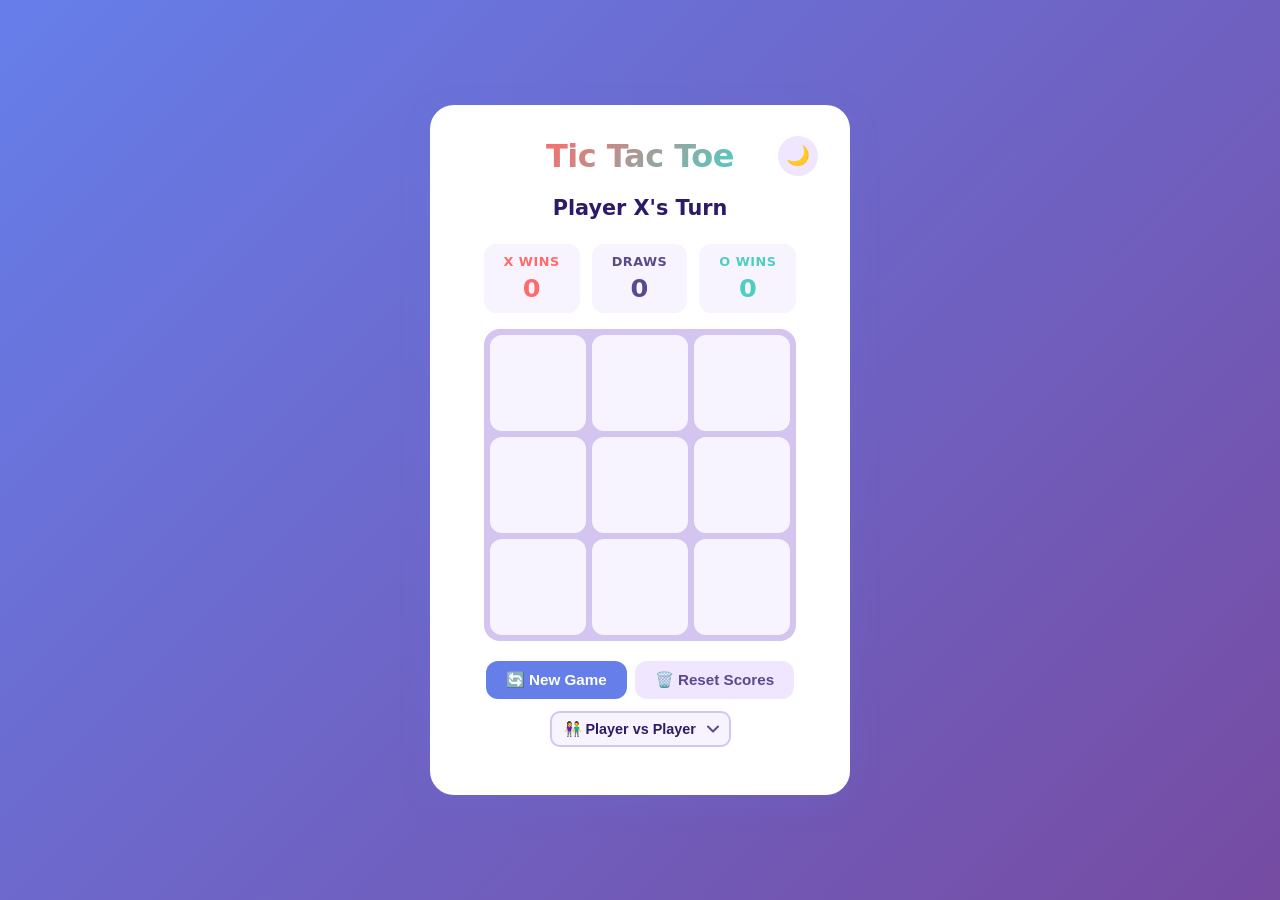
<file: index.html>
<!DOCTYPE html>
<html lang="en" data-theme="light">
<head>
    <meta charset="UTF-8">
    <meta name="viewport" content="width=device-width, initial-scale=1.0">
    <meta http-equiv="Content-Security-Policy" content="default-src 'self'; style-src 'self' 'unsafe-inline'; img-src 'self' data:;">
    <title>Tic Tac Toe</title>
    <link rel="stylesheet" href="styles.css">
    <!-- System font stack — no CDN required, works offline [AC20] -->
</head>
<body>

    <div class="game-container">

        <!-- Header -->
        <div class="header">
            <h1 class="title">Tic Tac Toe</h1>
            <button id="btn-theme" class="btn-theme" aria-label="Switch to dark mode">🌙</button>
        </div>

        <!-- Status Message -->
        <div id="status" class="status" aria-live="polite">Player X's Turn</div>

        <!-- Scoreboard -->
        <div class="scoreboard">
            <div class="score-card x-score">
                <div class="label">X Wins</div>
                <div id="score-x" class="value">0</div>
            </div>
            <div class="score-card draw-score">
                <div class="label">Draws</div>
                <div id="score-draw" class="value">0</div>
            </div>
            <div class="score-card o-score">
                <div class="label">O Wins</div>
                <div id="score-o" class="value">0</div>
            </div>
        </div>

        <!-- Board -->
        <div id="board" class="board" role="grid" aria-label="Tic Tac Toe board">
            <!-- 9 cells injected by BoardRenderer -->
        </div>

        <!-- Controls -->
        <div class="controls">
            <div class="control-row">
                <button id="btn-new-game" class="btn btn-primary">🔄 New Game</button>
                <button id="btn-reset-scores" class="btn btn-secondary">🗑️ Reset Scores</button>
            </div>
            <div class="control-row">
                <label for="select-mode" class="sr-only">Game Mode</label>
                <select id="select-mode" class="game-select" aria-label="Game Mode">
                    <option value="pvp">👫 Player vs Player</option>
                    <option value="pve">🤖 Player vs AI</option>
                </select>
            </div>
            <div id="pve-options" class="control-row pve-options">
                <label for="select-difficulty">Difficulty:</label>
                <select id="select-difficulty" class="game-select" aria-label="AI Difficulty">
                    <option value="easy">😊 Easy</option>
                    <option value="medium" selected>🤔 Medium</option>
                    <option value="hard">😈 Hard</option>
                </select>
                <label for="select-first">First move:</label>
                <select id="select-first" class="game-select" aria-label="Who goes first">
                    <option value="human">🙋 You go first</option>
                    <option value="computer">🤖 Computer goes first</option>
                </select>
            </div>
        </div>

    </div>

    <!-- Screen reader announcements (hidden) -->
    <div id="announce" class="sr-only" aria-live="assertive" aria-atomic="true"></div>

    <!-- Scripts in dependency order (NOT ES modules — works via file://) -->
    <script src="src/game-logic.js"></script>
    <script src="src/ai-player.js"></script>
    <script src="src/game-state.js"></script>
    <script src="src/board-renderer.js"></script>
    <script src="src/status-display.js"></script>
    <script src="src/theme-manager.js"></script>
    <script src="src/game-controller.js"></script>
    <script src="src/main.js"></script>

</body>
</html>
</file>
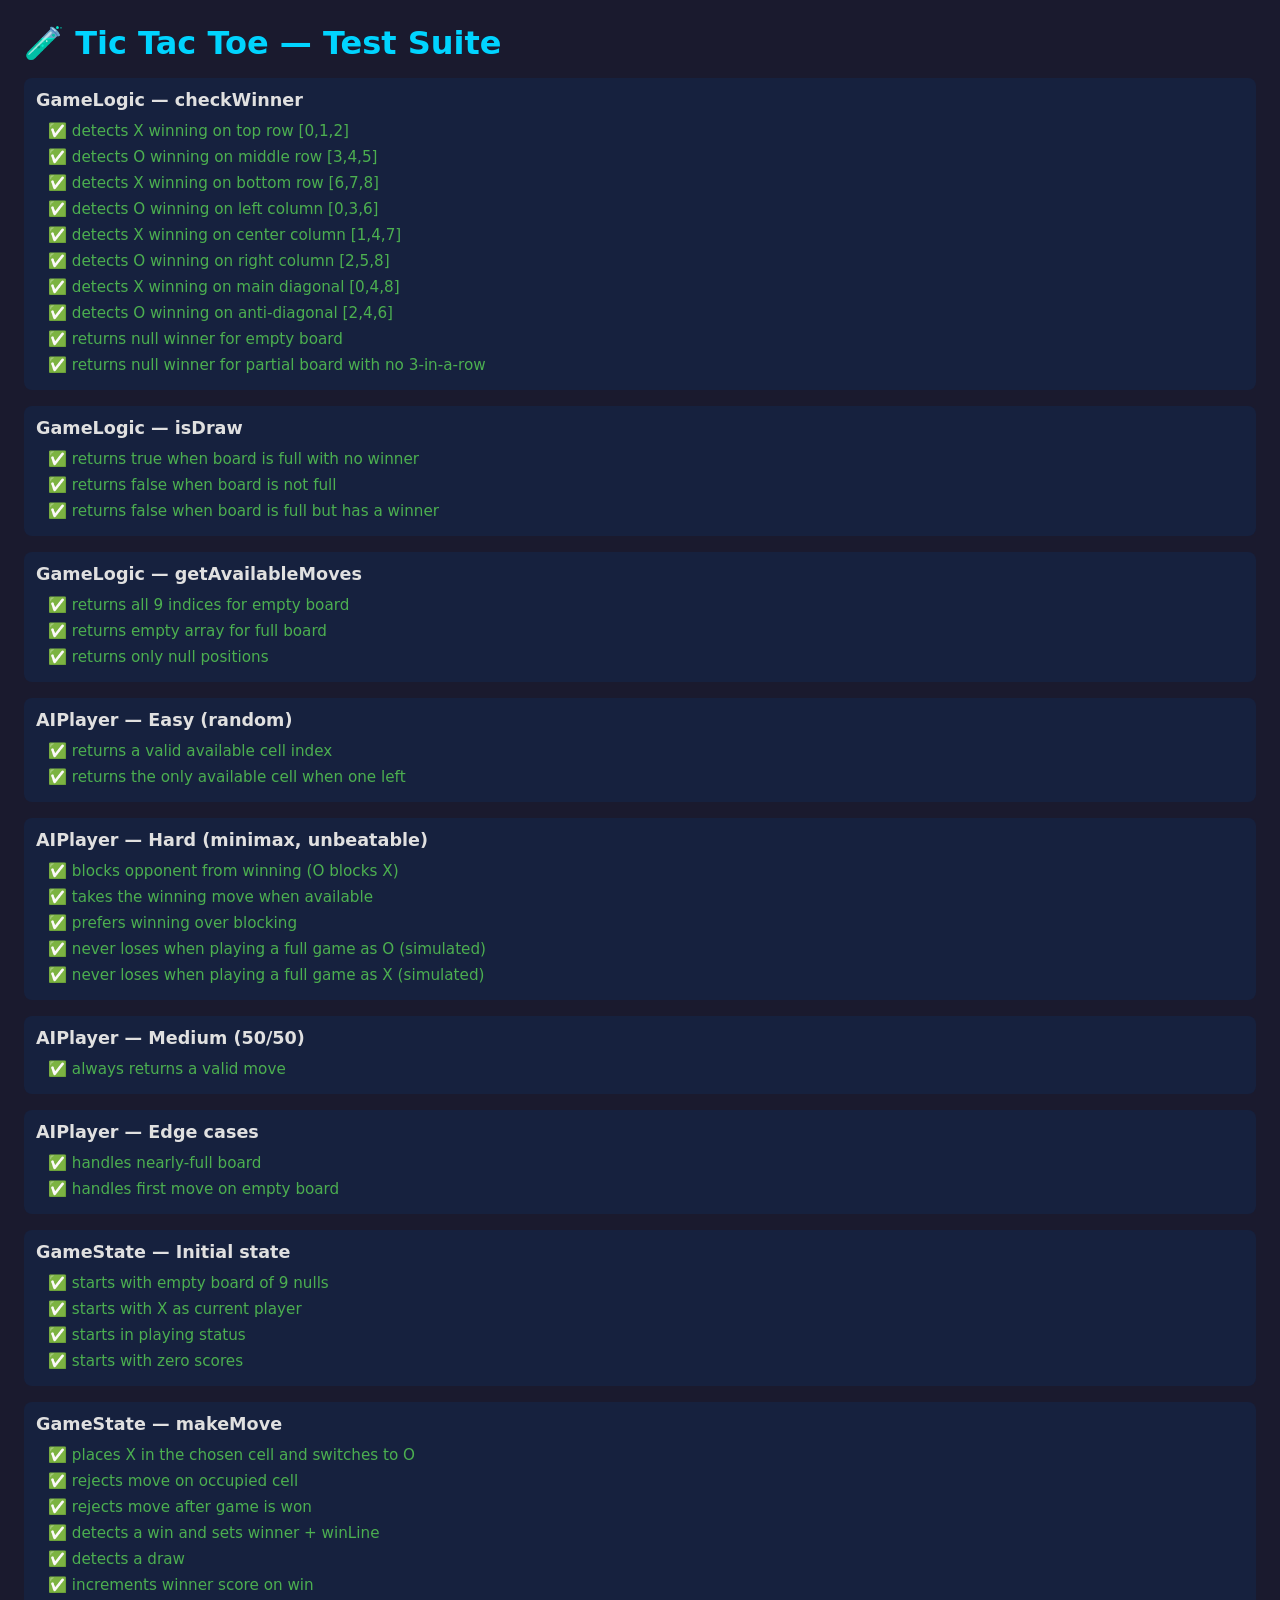
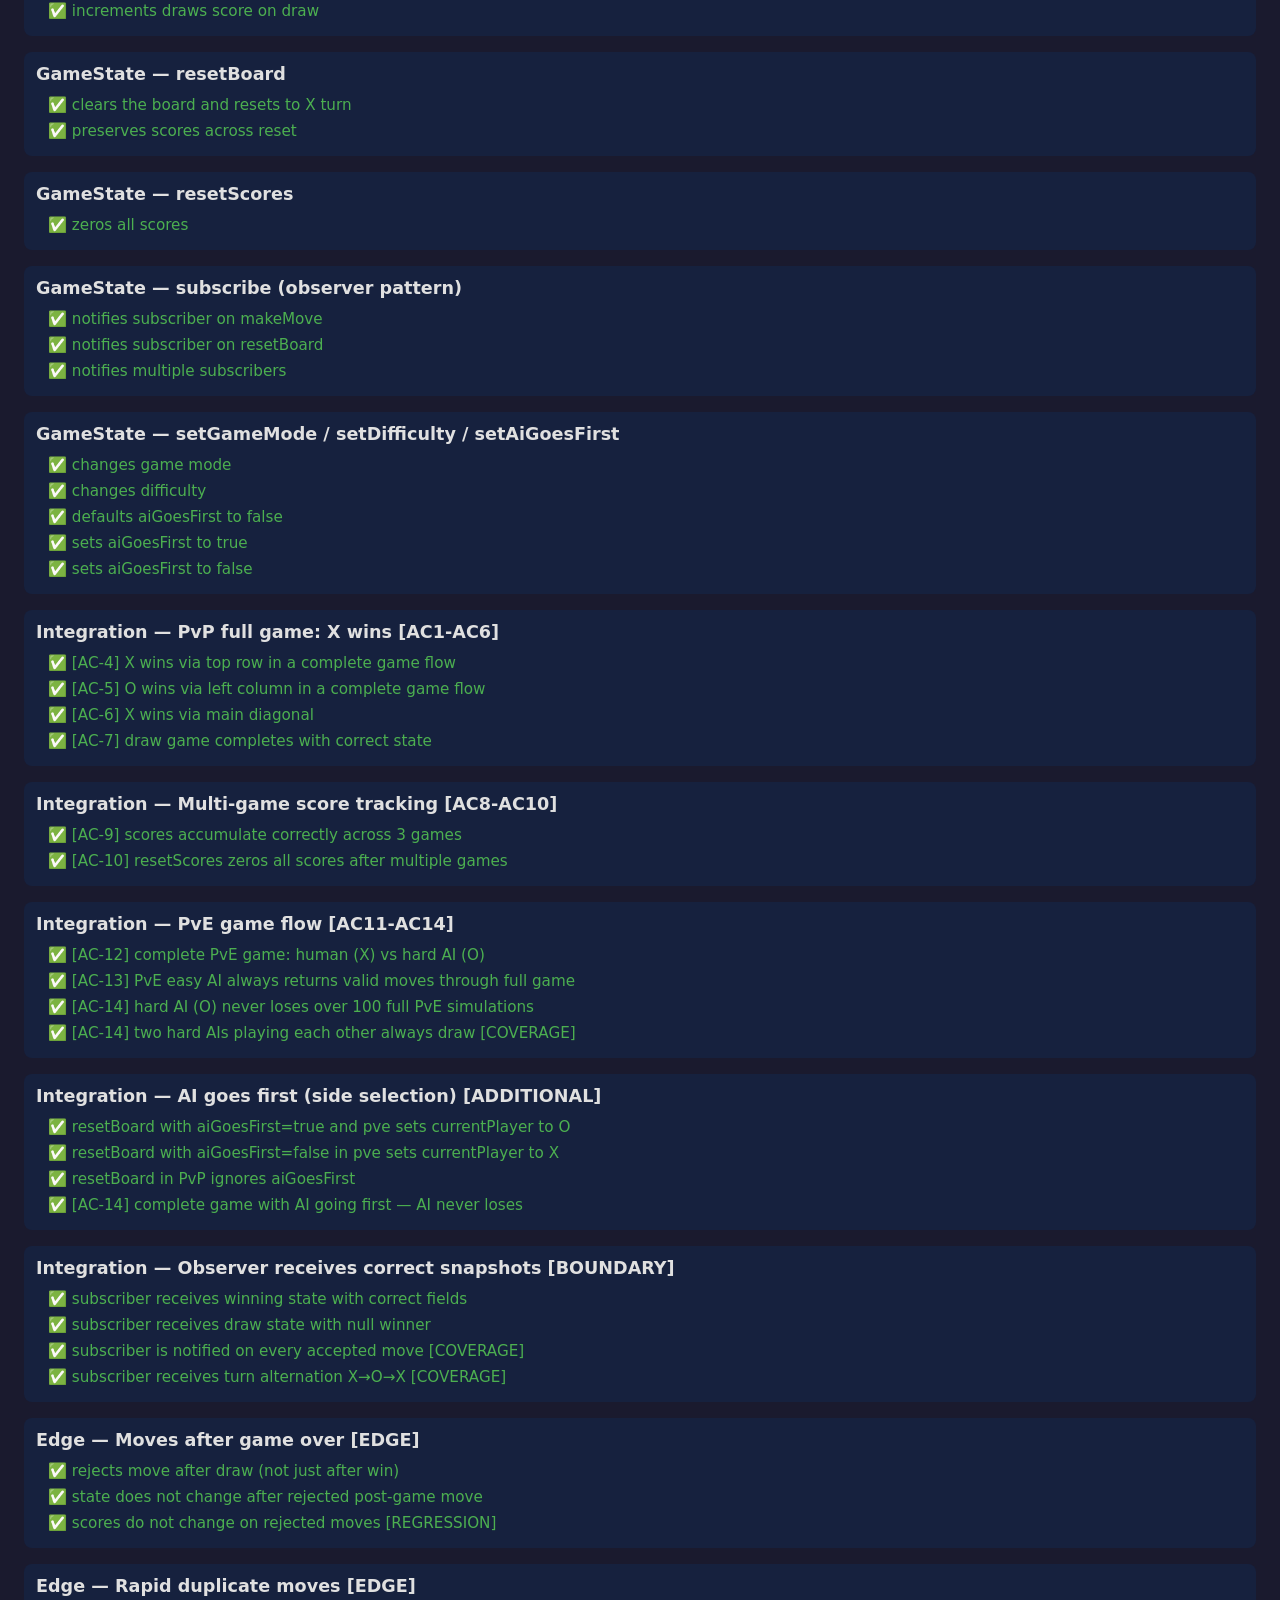
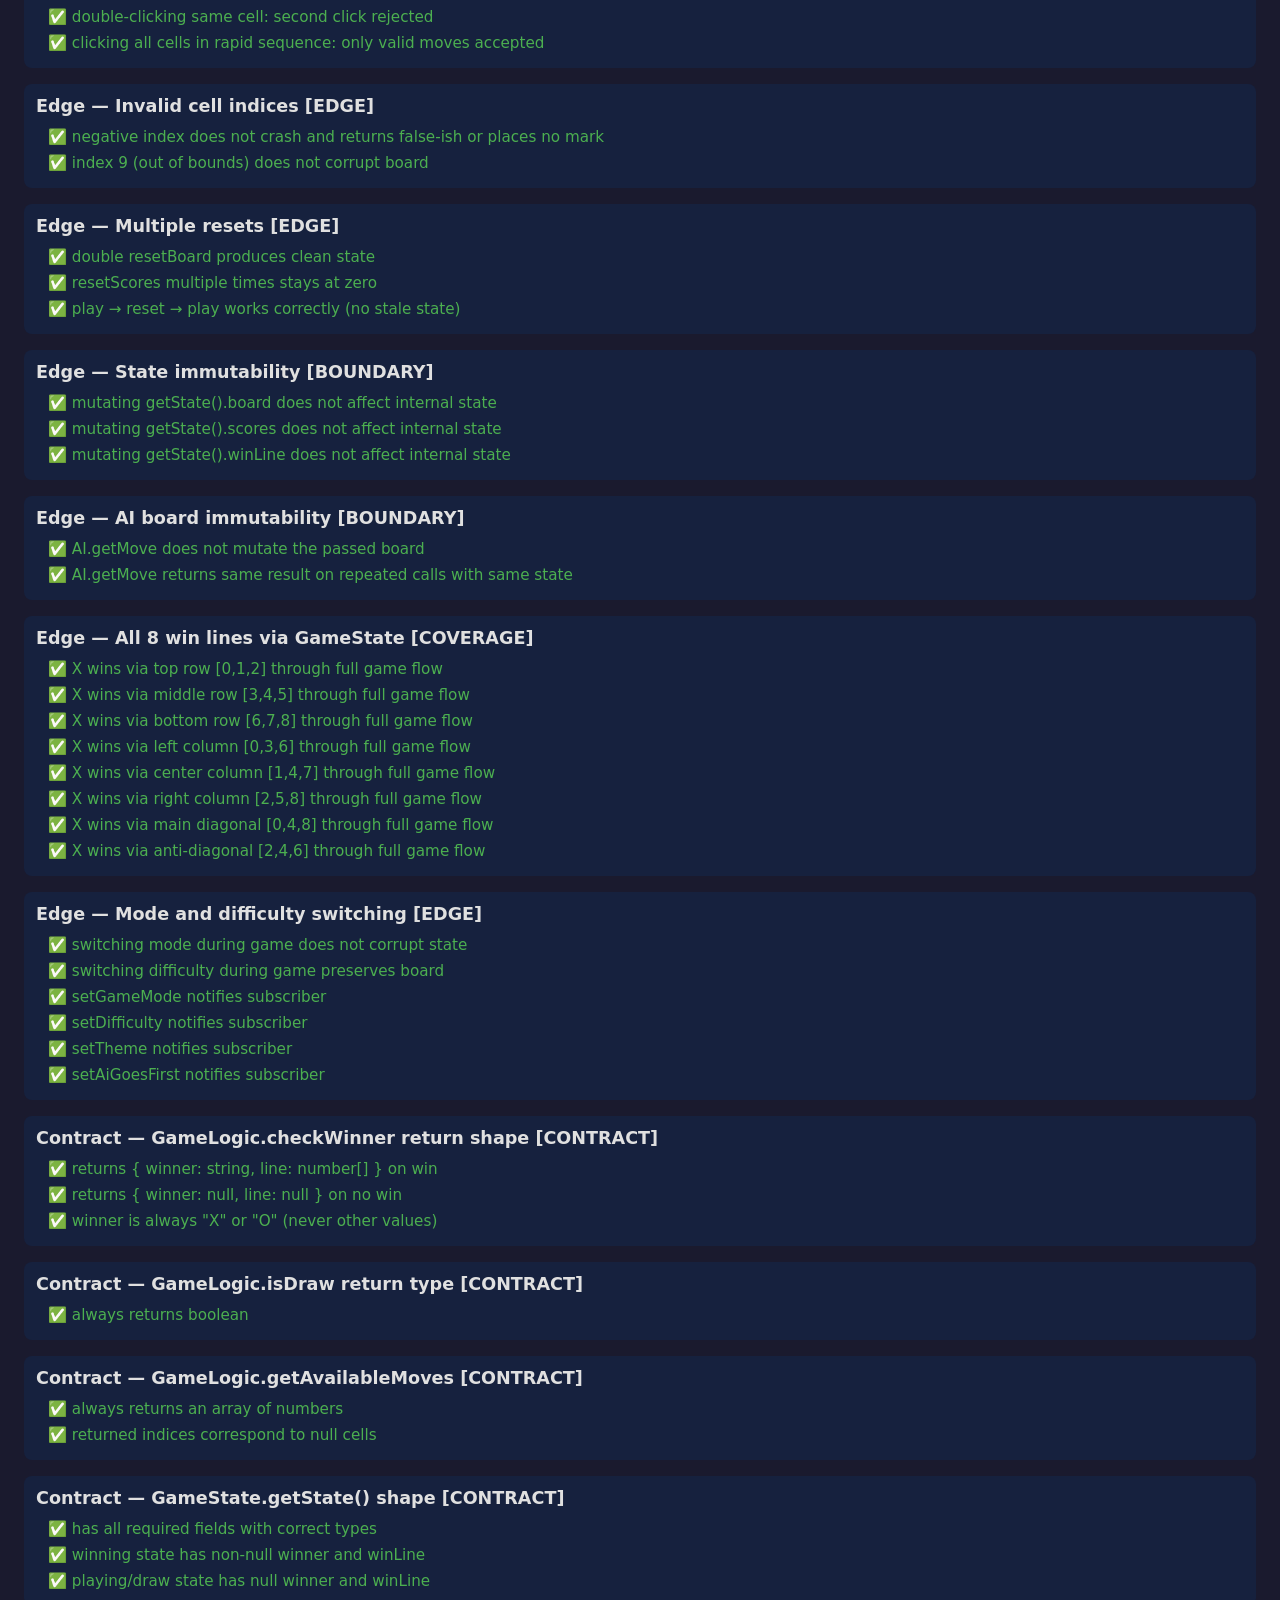
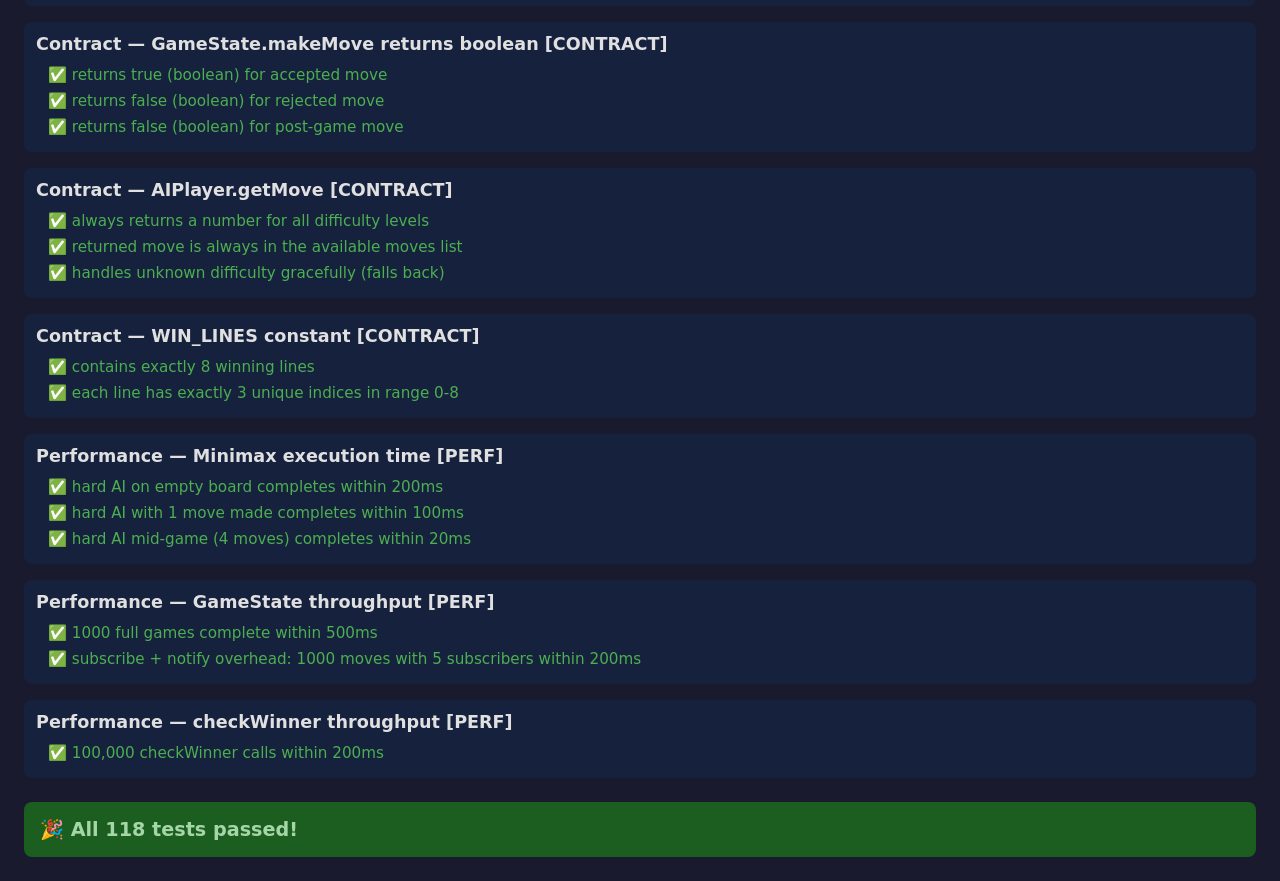
<file: tests/test-runner.html>
<!DOCTYPE html>
<html lang="en">
<head>
    <meta charset="UTF-8">
    <meta name="viewport" content="width=device-width, initial-scale=1.0">
    <title>Tic Tac Toe — Test Suite</title>
    <style>
        * { margin: 0; padding: 0; box-sizing: border-box; }
        body { font-family: 'Segoe UI', system-ui, sans-serif; padding: 24px; background: #1a1a2e; color: #e0e0e0; }
        h1 { color: #00d4ff; margin-bottom: 16px; }
        .suite { margin: 16px 0; padding: 12px; border-radius: 8px; background: #16213e; }
        .suite-name { font-size: 1.1em; font-weight: bold; color: #e0e0e0; margin-bottom: 8px; }
        .test { padding: 4px 12px; font-size: 0.95em; }
        .test.pass { color: #4caf50; }
        .test.fail { color: #ff5252; font-weight: bold; }
        .test.fail .detail { display: block; color: #ff8a80; font-size: 0.85em; margin-top: 2px; padding-left: 16px; white-space: pre-wrap; }
        .summary { margin-top: 24px; padding: 16px; border-radius: 8px; font-size: 1.2em; font-weight: bold; }
        .summary.all-pass { background: #1b5e20; color: #a5d6a7; }
        .summary.has-fail { background: #b71c1c; color: #ef9a9a; }
    </style>
</head>
<body>
    <h1>🧪 Tic Tac Toe — Test Suite</h1>
    <div id="results"></div>
    <div id="summary"></div>

    <!-- Source files in dependency order -->
    <script src="../src/game-logic.js"></script>
    <script src="../src/ai-player.js"></script>
    <script src="../src/game-state.js"></script>
    <script src="../src/theme-manager.js"></script>
    <script src="../src/board-renderer.js"></script>
    <script src="../src/status-display.js"></script>
    <script src="../src/game-controller.js"></script>

    <!-- Test framework (minimal, zero-dep) -->
    <script src="test-framework.js"></script>

    <!-- Test suites (Developer Guardian — unit tests) -->
    <script src="game-logic.test.js"></script>
    <script src="ai-player.test.js"></script>
    <script src="game-state.test.js"></script>

    <!-- QA Guardian — integration, edge, contract, performance tests -->
    <script src="integration.test.js"></script>
    <script src="edge-cases.test.js"></script>
    <script src="contract.test.js"></script>
    <script src="performance.test.js"></script>
    <!-- Note: accessibility-audit.test.js is Node-only (reads source files) -->

    <!-- Run -->
    <script>
        TicTacTest.run();
    </script>
</body>
</html>
</file>
<file: styles.css>
/*
 * Tic Tac Toe — Playful & Colorful Theme
 * Vibrant, game-like, fun for all ages. [CUSTOM]
 */

/* ========= CSS Custom Properties ========= */
:root {
    /* Light theme (default) */
    --bg-primary: #f0e6ff;
    --bg-secondary: #ffffff;
    --bg-gradient: linear-gradient(135deg, #667eea 0%, #764ba2 100%);
    --text-primary: #2d1b69;
    --text-secondary: #5a4a8a;
    --board-bg: #ffffff;
    --cell-bg: #f8f4ff;
    --cell-hover: #ede4ff;
    --cell-border: #d4c4f0;
    --color-x: #ff6b6b;
    --color-o: #4ecdc4;
    --color-x-glow: rgba(255, 107, 107, 0.3);
    --color-o-glow: rgba(78, 205, 196, 0.3);
    --win-line: #ffd93d;
    --btn-primary: #667eea;
    --btn-primary-hover: #5a6fd6;
    --btn-text: #ffffff;
    --btn-secondary: #f0e6ff;
    --btn-secondary-hover: #e0d0ff;
    --btn-secondary-text: #5a4a8a;
    --card-shadow: 0 8px 32px rgba(102, 126, 234, 0.15);
    --score-bg: #f8f4ff;
    --select-bg: #f8f4ff;
    --select-border: #d4c4f0;
}

[data-theme="dark"] {
    --bg-primary: #1a1a2e;
    --bg-secondary: #16213e;
    --bg-gradient: linear-gradient(135deg, #1a1a2e 0%, #16213e 100%);
    --text-primary: #e8e0ff;
    --text-secondary: #b8a8d8;
    --board-bg: #1e2a4a;
    --cell-bg: #253255;
    --cell-hover: #2d3d66;
    --cell-border: #3d4f77;
    --color-x: #ff8a8a;
    --color-o: #6ee7de;
    --color-x-glow: rgba(255, 138, 138, 0.25);
    --color-o-glow: rgba(110, 231, 222, 0.25);
    --win-line: #ffd93d;
    --btn-primary: #7c8cf5;
    --btn-primary-hover: #6b7ce8;
    --btn-text: #ffffff;
    --btn-secondary: #253255;
    --btn-secondary-hover: #2d3d66;
    --btn-secondary-text: #b8a8d8;
    --card-shadow: 0 8px 32px rgba(0, 0, 0, 0.3);
    --score-bg: #253255;
    --select-bg: #253255;
    --select-border: #3d4f77;
}

/* ========= Base Reset ========= */
*, *::before, *::after {
    margin: 0;
    padding: 0;
    box-sizing: border-box;
}

html {
    font-size: 16px;
}

body {
    font-family: 'Segoe UI', system-ui, -apple-system, 'Helvetica Neue', sans-serif;
    background: var(--bg-gradient);
    min-height: 100vh;
    display: flex;
    flex-direction: column;
    align-items: center;
    justify-content: center;
    padding: 16px;
    color: var(--text-primary);
    transition: background 0.3s ease, color 0.3s ease;
}

/* ========= Layout ========= */
.game-container {
    background: var(--bg-secondary);
    border-radius: 24px;
    padding: 32px;
    box-shadow: var(--card-shadow);
    max-width: 420px;
    width: 100%;
    text-align: center;
    transition: background 0.3s ease, box-shadow 0.3s ease;
}

/* ========= Header ========= */
.header {
    display: flex;
    align-items: center;
    justify-content: center;
    gap: 12px;
    margin-bottom: 8px;
    position: relative;
}

.title {
    font-size: 2rem;
    font-weight: 800;
    background: linear-gradient(135deg, var(--color-x), var(--color-o));
    -webkit-background-clip: text;
    -webkit-text-fill-color: transparent;
    background-clip: text;
    letter-spacing: -0.5px;
}

.btn-theme {
    position: absolute;
    right: 0;
    top: 50%;
    transform: translateY(-50%);
    background: var(--btn-secondary);
    border: none;
    border-radius: 50%;
    width: 40px;
    height: 40px;
    font-size: 1.2rem;
    cursor: pointer;
    transition: background 0.2s ease, transform 0.2s ease;
    display: flex;
    align-items: center;
    justify-content: center;
}

.btn-theme:hover {
    background: var(--btn-secondary-hover);
    transform: translateY(-50%) scale(1.1);
}

/* ========= Status Message ========= */
.status {
    font-size: 1.3rem;
    font-weight: 700;
    color: var(--text-primary);
    margin: 12px 0 16px;
    min-height: 2em;
    display: flex;
    align-items: center;
    justify-content: center;
    transition: color 0.3s ease;
}

/* ========= Board ========= */
.board {
    display: grid;
    grid-template-columns: repeat(3, 1fr);
    gap: 6px;
    padding: 6px;
    background: var(--cell-border);
    border-radius: 16px;
    position: relative;
    margin: 0 auto 20px;
    max-width: 312px;
    aspect-ratio: 1;
}

.cell {
    background: var(--cell-bg);
    border: none;
    border-radius: 12px;
    font-size: 2.8rem;
    font-weight: 800;
    cursor: pointer;
    display: flex;
    align-items: center;
    justify-content: center;
    transition: background 0.15s ease, transform 0.15s ease, box-shadow 0.15s ease;
    aspect-ratio: 1;
    position: relative;
    color: var(--text-primary);
    -webkit-tap-highlight-color: transparent;
}

.cell:hover:not(.disabled):not(:disabled) {
    background: var(--cell-hover);
    transform: scale(1.05);
    box-shadow: 0 4px 12px rgba(0, 0, 0, 0.1);
}

.cell:focus-visible {
    outline: 3px solid var(--btn-primary);
    outline-offset: 2px;
}

.cell-x {
    color: var(--color-x);
    text-shadow: 0 0 20px var(--color-x-glow);
    animation: popIn 0.25s cubic-bezier(0.34, 1.56, 0.64, 1);
}

.cell-o {
    color: var(--color-o);
    text-shadow: 0 0 20px var(--color-o-glow);
    animation: popIn 0.25s cubic-bezier(0.34, 1.56, 0.64, 1);
}

.cell.disabled {
    cursor: default;
}

@keyframes popIn {
    from { transform: scale(0.5); opacity: 0; }
    to { transform: scale(1); opacity: 1; }
}

/* ========= Win Line SVG Overlay ========= */
.win-line-svg {
    position: absolute;
    top: 6px;
    left: 6px;
    width: calc(100% - 12px);
    height: calc(100% - 12px);
    pointer-events: none;
    z-index: 10;
}

.win-line {
    stroke: var(--win-line);
    stroke-width: 8;
    stroke-linecap: round;
    filter: drop-shadow(0 0 8px rgba(255, 217, 61, 0.6));
    stroke-dasharray: 450;
    stroke-dashoffset: 450;
    animation: drawLine 0.5s ease forwards;
}

@keyframes drawLine {
    to { stroke-dashoffset: 0; }
}

.draw-v {
    fill: none;
    stroke: var(--win-line);
    stroke-width: 8;
    stroke-linecap: round;
    stroke-linejoin: round;
    filter: drop-shadow(0 0 8px rgba(255, 217, 61, 0.6));
    stroke-dasharray: 600;
    stroke-dashoffset: 600;
    animation: drawV 0.8s ease-in-out forwards;
}

@keyframes drawV {
    to { stroke-dashoffset: 0; }
}

/* ========= Scoreboard ========= */
.scoreboard {
    display: flex;
    gap: 12px;
    justify-content: center;
    margin-bottom: 16px;
}

.score-card {
    background: var(--score-bg);
    border-radius: 12px;
    padding: 10px 20px;
    min-width: 80px;
    transition: background 0.3s ease;
}

.score-card .label {
    font-size: 0.8rem;
    font-weight: 600;
    text-transform: uppercase;
    letter-spacing: 0.5px;
    color: var(--text-secondary);
    margin-bottom: 4px;
}

.score-card .value {
    font-size: 1.6rem;
    font-weight: 800;
}

.score-card.x-score .label { color: var(--color-x); }
.score-card.x-score .value { color: var(--color-x); }
.score-card.o-score .label { color: var(--color-o); }
.score-card.o-score .value { color: var(--color-o); }
.score-card.draw-score .label { color: var(--text-secondary); }
.score-card.draw-score .value { color: var(--text-secondary); }

/* ========= Controls ========= */
.controls {
    display: flex;
    flex-direction: column;
    gap: 12px;
    margin-bottom: 16px;
}

.control-row {
    display: flex;
    gap: 8px;
    justify-content: center;
    align-items: center;
    flex-wrap: wrap;
}

.btn {
    padding: 10px 20px;
    border: none;
    border-radius: 12px;
    font-size: 0.95rem;
    font-weight: 700;
    cursor: pointer;
    transition: background 0.2s ease, transform 0.15s ease;
    -webkit-tap-highlight-color: transparent;
}

.btn:active {
    transform: scale(0.95);
}

.btn-primary {
    background: var(--btn-primary);
    color: var(--btn-text);
}

.btn-primary:hover {
    background: var(--btn-primary-hover);
}

.btn-secondary {
    background: var(--btn-secondary);
    color: var(--btn-secondary-text);
}

.btn-secondary:hover {
    background: var(--btn-secondary-hover);
}

.btn:focus-visible {
    outline: 3px solid var(--btn-primary);
    outline-offset: 2px;
}

/* ========= Select Dropdowns ========= */
.game-select {
    padding: 8px 12px;
    border: 2px solid var(--select-border);
    border-radius: 10px;
    background: var(--select-bg);
    color: var(--text-primary);
    font-size: 0.9rem;
    font-weight: 600;
    cursor: pointer;
    transition: border-color 0.2s ease, background 0.3s ease;
    -webkit-appearance: none;
    appearance: none;
    /* Custom dropdown arrow */
    background-image: url("data:image/svg+xml,%3Csvg width='12' height='8' viewBox='0 0 12 8' fill='none' xmlns='http://www.w3.org/2000/svg'%3E%3Cpath d='M1 1.5L6 6.5L11 1.5' stroke='%235a4a8a' stroke-width='2' stroke-linecap='round' stroke-linejoin='round'/%3E%3C/svg%3E");
    background-repeat: no-repeat;
    background-position: right 10px center;
    padding-right: 32px;
}

.game-select:focus-visible {
    outline: 3px solid var(--btn-primary);
    outline-offset: 2px;
}

[data-theme="dark"] .game-select {
    background-image: url("data:image/svg+xml,%3Csvg width='12' height='8' viewBox='0 0 12 8' fill='none' xmlns='http://www.w3.org/2000/svg'%3E%3Cpath d='M1 1.5L6 6.5L11 1.5' stroke='%23b8a8d8' stroke-width='2' stroke-linecap='round' stroke-linejoin='round'/%3E%3C/svg%3E");
}

/* PvE options row */
.pve-options {
    display: none;
    gap: 8px;
    justify-content: center;
    align-items: center;
    flex-wrap: wrap;
}

.pve-options label {
    font-size: 0.85rem;
    font-weight: 600;
    color: var(--text-secondary);
}

/* ========= Accessibility ========= */
.sr-only {
    position: absolute;
    width: 1px;
    height: 1px;
    padding: 0;
    margin: -1px;
    overflow: hidden;
    clip: rect(0, 0, 0, 0);
    white-space: nowrap;
    border: 0;
}

/* ========= Responsive — Mobile ========= */
@media (max-width: 480px) {
    body {
        padding: 8px;
        justify-content: flex-start;
        padding-top: 16px;
    }

    .game-container {
        padding: 20px 16px;
        border-radius: 20px;
    }

    .title {
        font-size: 1.6rem;
    }

    .status {
        font-size: 1.1rem;
        margin: 8px 0 12px;
    }

    .cell {
        font-size: 2.2rem;
    }

    .scoreboard {
        gap: 8px;
    }

    .score-card {
        padding: 8px 14px;
        min-width: 70px;
    }

    .score-card .value {
        font-size: 1.3rem;
    }

    .btn {
        padding: 8px 16px;
        font-size: 0.85rem;
    }

    .control-row {
        gap: 6px;
    }
}

/* ========= Animations for fun! ========= */
@keyframes shake {
    0%, 100% { transform: translateX(0); }
    20%, 60% { transform: translateX(-4px); }
    40%, 80% { transform: translateX(4px); }
}

@keyframes celebrate {
    0% { transform: scale(1); }
    50% { transform: scale(1.05); }
    100% { transform: scale(1); }
}

/* ========= Reduced Motion ========= */
@media (prefers-reduced-motion: reduce) {
    *, *::before, *::after {
        animation-duration: 0.01ms !important;
        animation-iteration-count: 1 !important;
        transition-duration: 0.01ms !important;
    }
}
</file>
